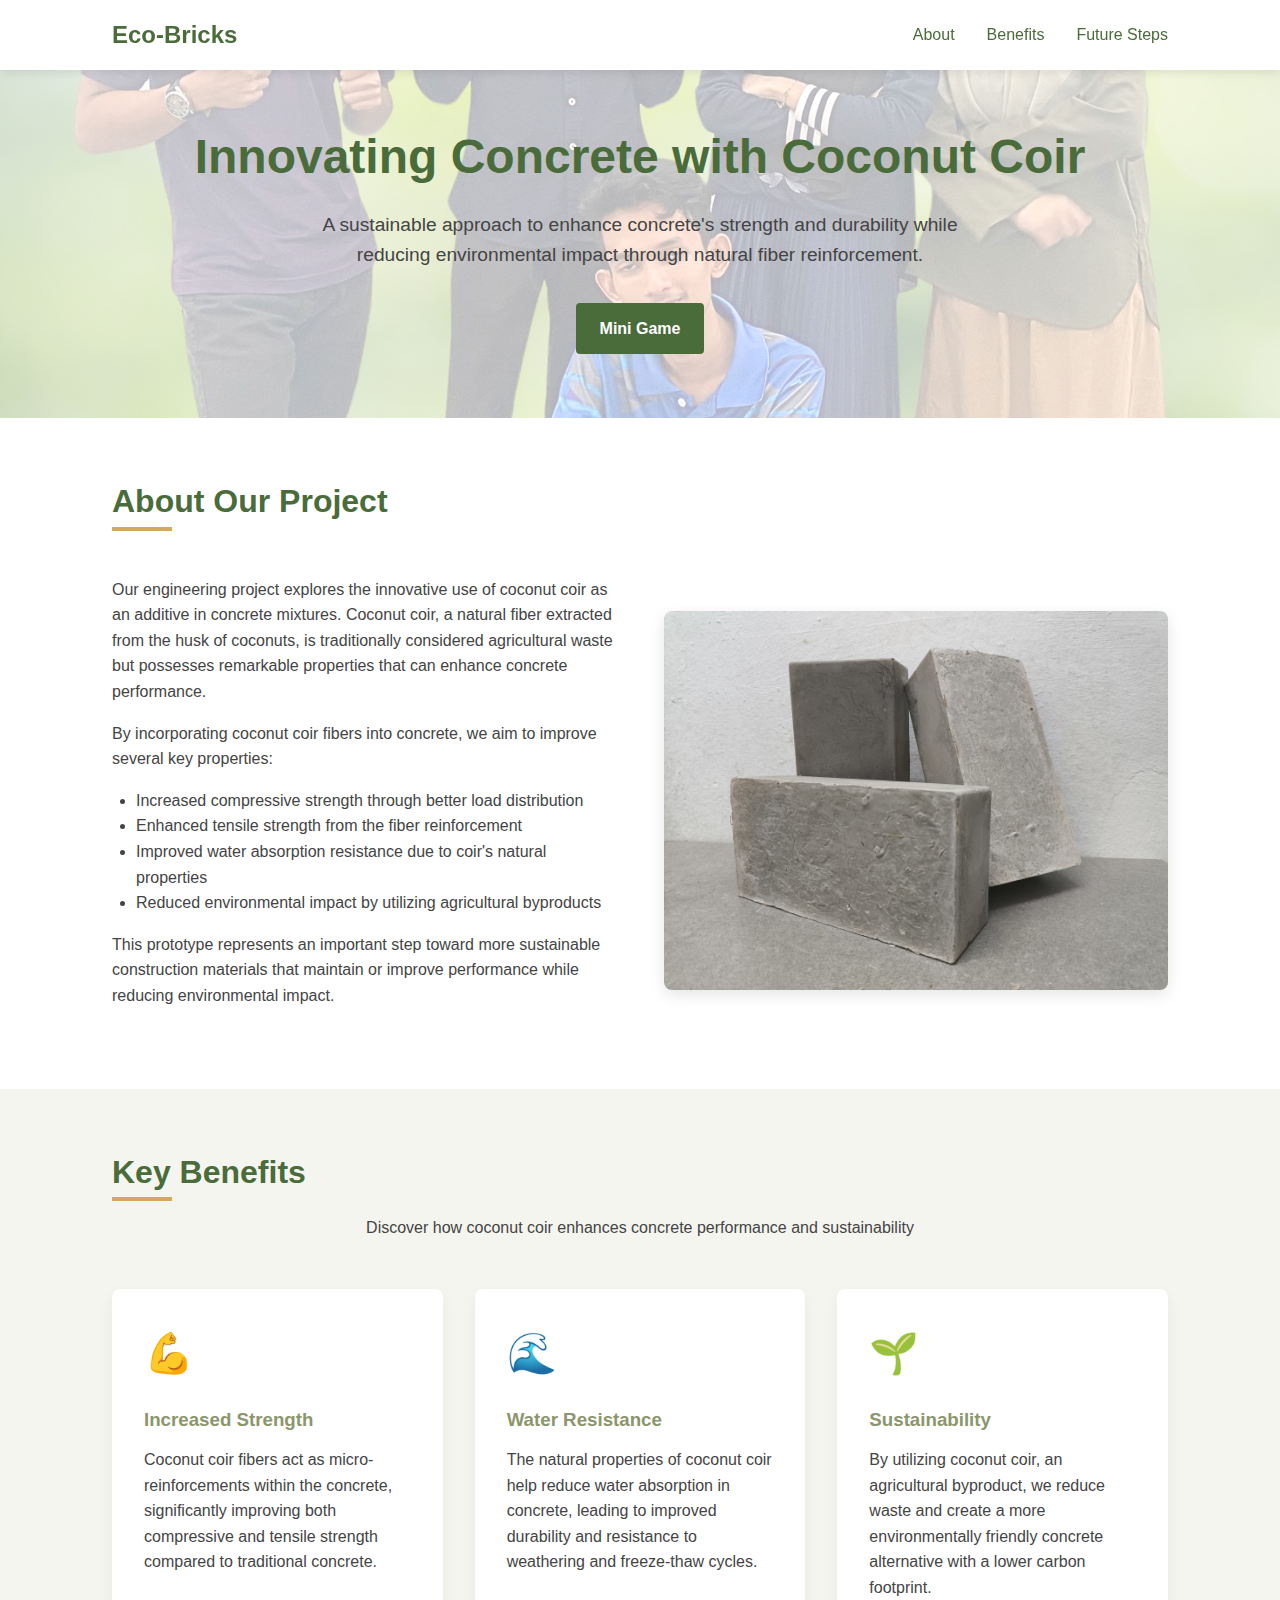
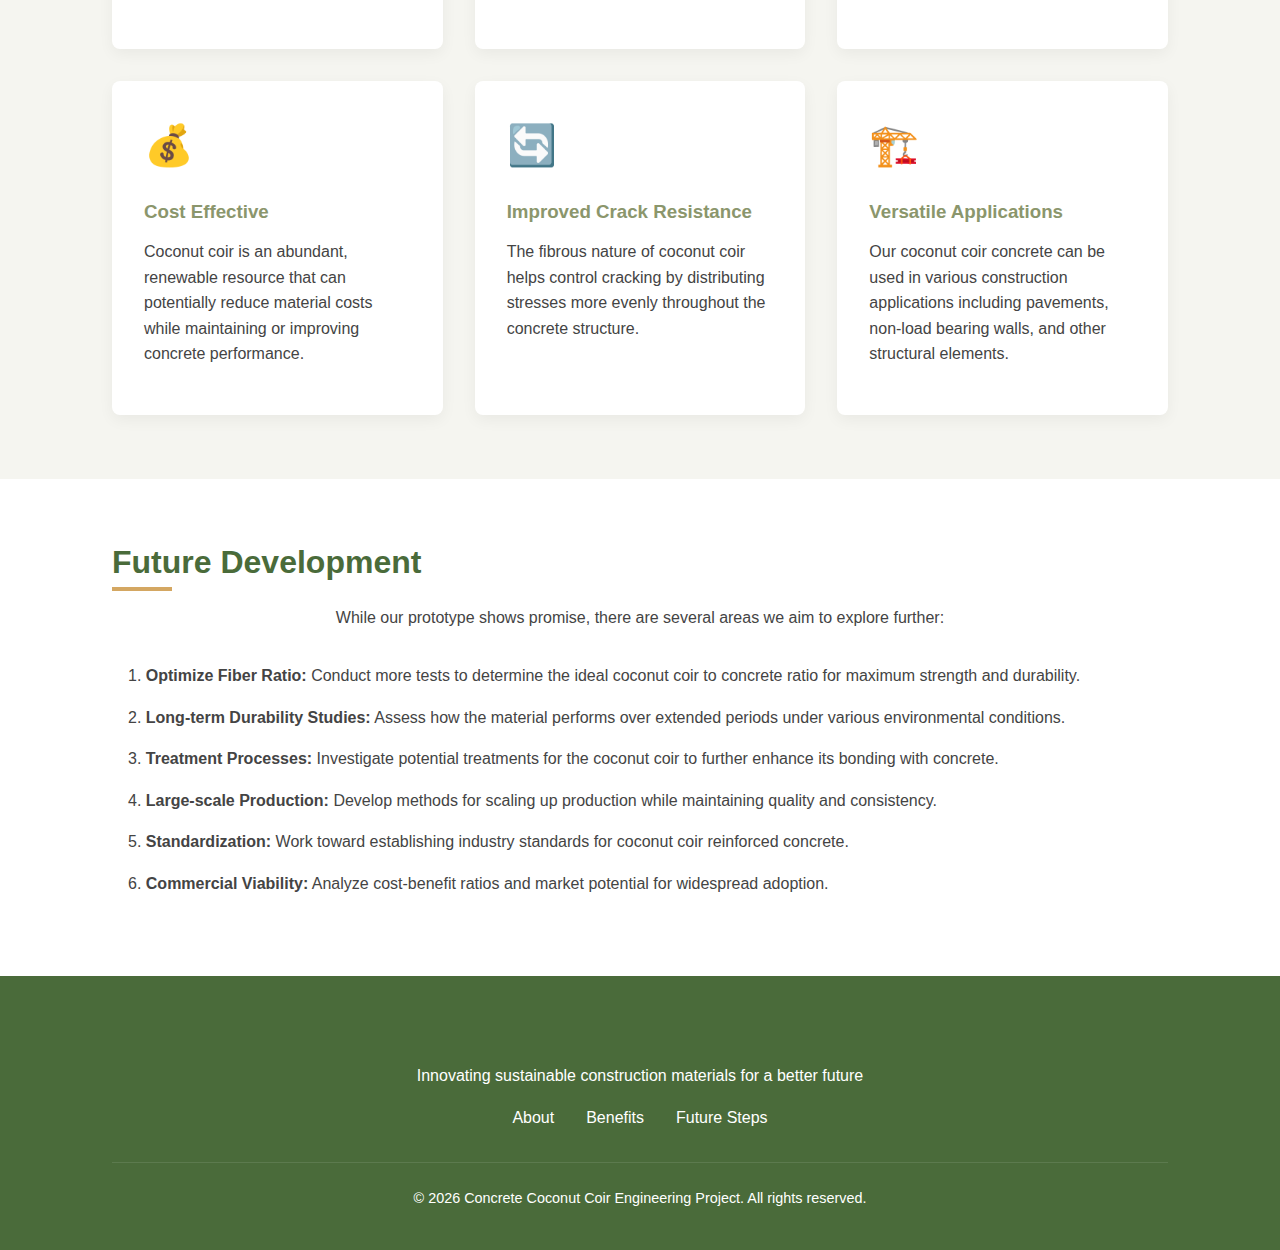
<file: index.html>
<!DOCTYPE html>
<html lang="en">
<head>
    <meta charset="UTF-8">
    <meta name="viewport" content="width=device-width, initial-scale=1.0">
    <title>Concrete Coconut Coir - Sustainable Construction Innovation</title>
    <link rel="stylesheet" href="style.css"/>
</head>
<body>

    <!-- ============== Header ============== -->
    <header>
        <div class="container">
            <nav>
                <a href="#" class="logo">Eco-Bricks</a>
                <ul class="nav-links">
                    <li><a href="#about">About</a></li>
                    <li><a href="#benefits">Benefits</a></li>
                    <li><a href="#future">Future Steps</a></li>
                </ul>
                <div class="hamburger">
                    <svg width="24" height="24" viewBox="0 0 24 24" fill="none" xmlns="http://www.w3.org/2000/svg">
                        <path d="M3 12H21" stroke="currentColor" stroke-width="2" stroke-linecap="round" stroke-linejoin="round"/>
                        <path d="M3 6H21" stroke="currentColor" stroke-width="2" stroke-linecap="round" stroke-linejoin="round"/>
                        <path d="M3 18H21" stroke="currentColor" stroke-width="2" stroke-linecap="round" stroke-linejoin="round"/>
                    </svg>
                </div>
            </nav>
        </div>
    </header>

    <!-- ============== Hero Section ============== -->
    <section class="hero">
        <div class="container">
            <h1 class="fade-in">Innovating Concrete with Coconut Coir</h1>
            <p class="fade-in delay-1">A sustainable approach to enhance concrete's strength and durability while reducing environmental impact through natural fiber reinforcement.</p>
            <a href="game.html" class="btn fade-in delay-2">Mini Game</a>
        </div>
    </section>

    <!-- ============== About Section ============== -->
    <section id="about" class="about">
        <div class="container">
            <h2 class="text-center">About Our Project</h2>
            <div class="about-content">
                <div class="about-text fade-in">
                    <p>Our engineering project explores the innovative use of coconut coir as an additive in concrete mixtures. Coconut coir, a natural fiber extracted from the husk of coconuts, is traditionally considered agricultural waste but possesses remarkable properties that can enhance concrete performance.</p>
                    <p>By incorporating coconut coir fibers into concrete, we aim to improve several key properties:</p>
                    <ul style="margin-left: 1.5rem; margin-bottom: 1rem;">
                        <li>Increased compressive strength through better load distribution</li>
                        <li>Enhanced tensile strength from the fiber reinforcement</li>
                        <li>Improved water absorption resistance due to coir's natural properties</li>
                        <li>Reduced environmental impact by utilizing agricultural byproducts</li>
                    </ul>
                    <p>This prototype represents an important step toward more sustainable construction materials that maintain or improve performance while reducing environmental impact.</p>
                </div>
                <div class="about-image fade-in delay-1">
                    <img src="images/Brick.jpg" alt="Concrete structure with fibers">
                </div>
            </div>
        </div>
    </section>

    <!-- ============== Benefits Section ============== -->
    <section id="benefits" class="benefits">
        <div class="container">
            <h2 class="text-center">Key Benefits</h2>
            <p class="text-center">Discover how coconut coir enhances concrete performance and sustainability</p>
            
            <div class="benefits-grid">
                <div class="benefit-card fade-in">
                    <div class="benefit-icon">💪</div>
                    <h3>Increased Strength</h3>
                    <p>Coconut coir fibers act as micro-reinforcements within the concrete, significantly improving both compressive and tensile strength compared to traditional concrete.</p>
                </div>
                
                <div class="benefit-card fade-in delay-1">
                    <div class="benefit-icon">🌊</div>
                    <h3>Water Resistance</h3>
                    <p>The natural properties of coconut coir help reduce water absorption in concrete, leading to improved durability and resistance to weathering and freeze-thaw cycles.</p>
                </div>
                
                <div class="benefit-card fade-in delay-2">
                    <div class="benefit-icon">🌱</div>
                    <h3>Sustainability</h3>
                    <p>By utilizing coconut coir, an agricultural byproduct, we reduce waste and create a more environmentally friendly concrete alternative with a lower carbon footprint.</p>
                </div>
                
                <div class="benefit-card fade-in delay-1">
                    <div class="benefit-icon">💰</div>
                    <h3>Cost Effective</h3>
                    <p>Coconut coir is an abundant, renewable resource that can potentially reduce material costs while maintaining or improving concrete performance.</p>
                </div>
                
                <div class="benefit-card fade-in delay-2">
                    <div class="benefit-icon">🔄</div>
                    <h3>Improved Crack Resistance</h3>
                    <p>The fibrous nature of coconut coir helps control cracking by distributing stresses more evenly throughout the concrete structure.</p>
                </div>
                
                <div class="benefit-card fade-in">
                    <div class="benefit-icon">🏗️</div>
                    <h3>Versatile Applications</h3>
                    <p>Our coconut coir concrete can be used in various construction applications including pavements, non-load bearing walls, and other structural elements.</p>
                </div>
            </div>
        </div>
    </section>

    <!-- ============== Future Steps Section ============== -->
    <section id="future" class="future-steps">
        <div class="container">
            <h2 class="text-center">Future Development</h2>
            <p class="text-center">While our prototype shows promise, there are several areas we aim to explore further:</p>
            
            <ol class="steps-list">
                <li class="fade-in"><strong>Optimize Fiber Ratio:</strong> Conduct more tests to determine the ideal coconut coir to concrete ratio for maximum strength and durability.</li>
                <li class="fade-in delay-1"><strong>Long-term Durability Studies:</strong> Assess how the material performs over extended periods under various environmental conditions.</li>
                <li class="fade-in delay-2"><strong>Treatment Processes:</strong> Investigate potential treatments for the coconut coir to further enhance its bonding with concrete.</li>
                <li class="fade-in"><strong>Large-scale Production:</strong> Develop methods for scaling up production while maintaining quality and consistency.</li>
                <li class="fade-in delay-1"><strong>Standardization:</strong> Work toward establishing industry standards for coconut coir reinforced concrete.</li>
                <li class="fade-in delay-2"><strong>Commercial Viability:</strong> Analyze cost-benefit ratios and market potential for widespread adoption.</li>
            </ol>
        </div>
    </section>

    <!-- ============== Footer ============== -->
    <footer>
        <div class="container">
            <div class="footer-content">
                <h3>Concrete Coconut Coir Project</h3>
                <p>Innovating sustainable construction materials for a better future</p>
                <ul class="footer-links">
                    <li><a href="#about">About</a></li>
                    <li><a href="#benefits">Benefits</a></li>
                    <li><a href="#future">Future Steps</a></li>
                </ul>
            </div>
            <div class="copyright">
                <p>&copy; <span id="year"></span> Concrete Coconut Coir Engineering Project. All rights reserved.</p>
            </div>
        </div>
    </footer>

    <script src="main.js"></script>
</body>
</html>
</file>
<file: style.css>
* {
    margin: 0;
    padding: 0;
    box-sizing: border-box;
    font-family: 'Segoe UI', Tahoma, Geneva, Verdana, sans-serif;
}

/* Variables */
:root {
    --primary-color: #4a6b3a;
    --secondary-color: #8b966c;
    --accent-color: #d4a762;
    --light-color: #f5f5f0;
    --dark-color: #333;
    --text-color: #444;
    --section-padding: 4rem 0;
    --container-width: 85%;
    --max-container-width: 1200px;
}

/* Base Styles */
body {
    color: var(--text-color);
    line-height: 1.6;
    background-color: var(--light-color);
}

h1, h2, h3 {
    color: var(--primary-color);
    margin-bottom: 1rem;
    line-height: 1.2;
}

h1 {
    font-size: 2.5rem;
}

h2 {
    font-size: 2rem;
    margin-bottom: 1.5rem;
    position: relative;
    display: inline-block;
}

h2::after {
    content: '';
    position: absolute;
    bottom: -10px;
    left: 0;
    width: 60px;
    height: 4px;
    background-color: var(--accent-color);
}

p {
    margin-bottom: 1rem;
}

a {
    text-decoration: none;
    color: var(--primary-color);
    transition: color 0.3s;
}

a:hover {
    color: var(--accent-color);
}

img {
    max-width: 100%;
    height: auto;
    display: block;
}

.container {
    width: var(--container-width);
    max-width: var(--max-container-width);
    margin: 0 auto;
    padding: 0 1rem;
}

.btn {
    display: inline-block;
    background-color: var(--primary-color);
    color: white;
    padding: 0.8rem 1.5rem;
    border-radius: 4px;
    font-weight: 600;
    transition: all 0.3s;
    border: none;
    cursor: pointer;
}

.btn:hover {
    background-color: var(--secondary-color);
    transform: translateY(-2px);
    color: white;
}

.text-center {
    text-align: center;
}

/* Header */
header {
    background-color: white;
    box-shadow: 0 2px 10px rgba(0, 0, 0, 0.1);
    position: fixed;
    width: 100%;
    z-index: 100;
}

nav {
    display: flex;
    justify-content: space-between;
    align-items: center;
    padding: 1rem 0;
}

.logo {
    font-size: 1.5rem;
    font-weight: 700;
    color: var(--primary-color);
}

.nav-links {
    display: flex;
    list-style: none;
}

.nav-links li {
    margin-left: 2rem;
}

.nav-links a {
    font-weight: 500;
}

.hamburger {
    display: none;
    cursor: pointer;
}

/* Hero Section */
.hero {
    padding: 8rem 0 4rem;
    background: linear-gradient(rgba(255, 255, 255, 0.7), rgba(255, 255, 255, 0.7)), 
                url('images/Engineering.jpg') no-repeat center center/cover;
    text-align: center;
}

.hero h1 {
    font-size: 3rem;
    margin-bottom: 1.5rem;
}

.hero p {
    font-size: 1.2rem;
    max-width: 700px;
    margin: 0 auto 2rem;
}

/* About Section */
.about {
    padding: var(--section-padding);
    background-color: white;
}

.about-content {
    display: flex;
    align-items: center;
    gap: 3rem;
    margin-top: 2rem;
}

.about-text {
    flex: 1;
}

.about-image {
    flex: 1;
    border-radius: 8px;
    overflow: hidden;
    box-shadow: 0 5px 15px rgba(0, 0, 0, 0.1);
}

/* Benefits Section */
.benefits {
    padding: var(--section-padding);
    background-color: var(--light-color);
}

.benefits-grid {
    display: grid;
    grid-template-columns: repeat(auto-fit, minmax(300px, 1fr));
    gap: 2rem;
    margin-top: 3rem;
}

.benefit-card {
    background-color: white;
    padding: 2rem;
    border-radius: 8px;
    box-shadow: 0 5px 15px rgba(0, 0, 0, 0.05);
    transition: transform 0.3s, box-shadow 0.3s;
}

.benefit-card:hover {
    transform: translateY(-10px);
    box-shadow: 0 15px 30px rgba(0, 0, 0, 0.1);
}

.benefit-card h3 {
    color: var(--secondary-color);
    margin-bottom: 1rem;
}

.benefit-icon {
    font-size: 2.5rem;
    color: var(--accent-color);
    margin-bottom: 1.5rem;
}

/* Future Steps Section */
.future-steps {
    padding: var(--section-padding);
    background-color: white;
}

.steps-list {
    margin-top: 2rem;
    list-style-position: inside;
}

.steps-list li {
    margin-bottom: 1rem;
    padding-left: 1rem;
}

/* Footer */
footer {
    background-color: var(--primary-color);
    color: white;
    padding: 3rem 0 1.5rem;
    text-align: center;
}

.footer-content {
    margin-bottom: 2rem;
}

.footer-links {
    display: flex;
    justify-content: center;
    list-style: none;
    margin-bottom: 2rem;
}

.footer-links li {
    margin: 0 1rem;
}

.footer-links a {
    color: white;
}

.copyright {
    border-top: 1px solid rgba(255, 255, 255, 0.1);
    padding-top: 1.5rem;
    font-size: 0.9rem;
}

/* Responsive Design */
@media (max-width: 768px) {
    .nav-links {
        position: fixed;
        top: 70px;
        left: -100%;
        width: 100%;
        height: calc(100vh - 70px);
        background-color: white;
        flex-direction: column;
        align-items: center;
        padding: 2rem 0;
        transition: left 0.3s;
    }

    .nav-links.active {
        left: 0;
    }

    .nav-links li {
        margin: 1rem 0;
    }

    .hamburger {
        display: block;
    }

    .hero h1 {
        font-size: 2.2rem;
    }

    .about-content {
        flex-direction: column;
    }

    .about-text, .about-image {
        flex: none;
        width: 100%;
    }
}

/* Animations */
@keyframes fadeIn {
    from { opacity: 0; transform: translateY(20px); }
    to { opacity: 1; transform: translateY(0); }
}

.fade-in {
    animation: fadeIn 1s ease-out forwards;
}

.delay-1 {
    animation-delay: 0.2s;
}

.delay-2 {
    animation-delay: 0.4s;
}

.delay-3 {
    animation-delay: 0.6s;
}
</file>
